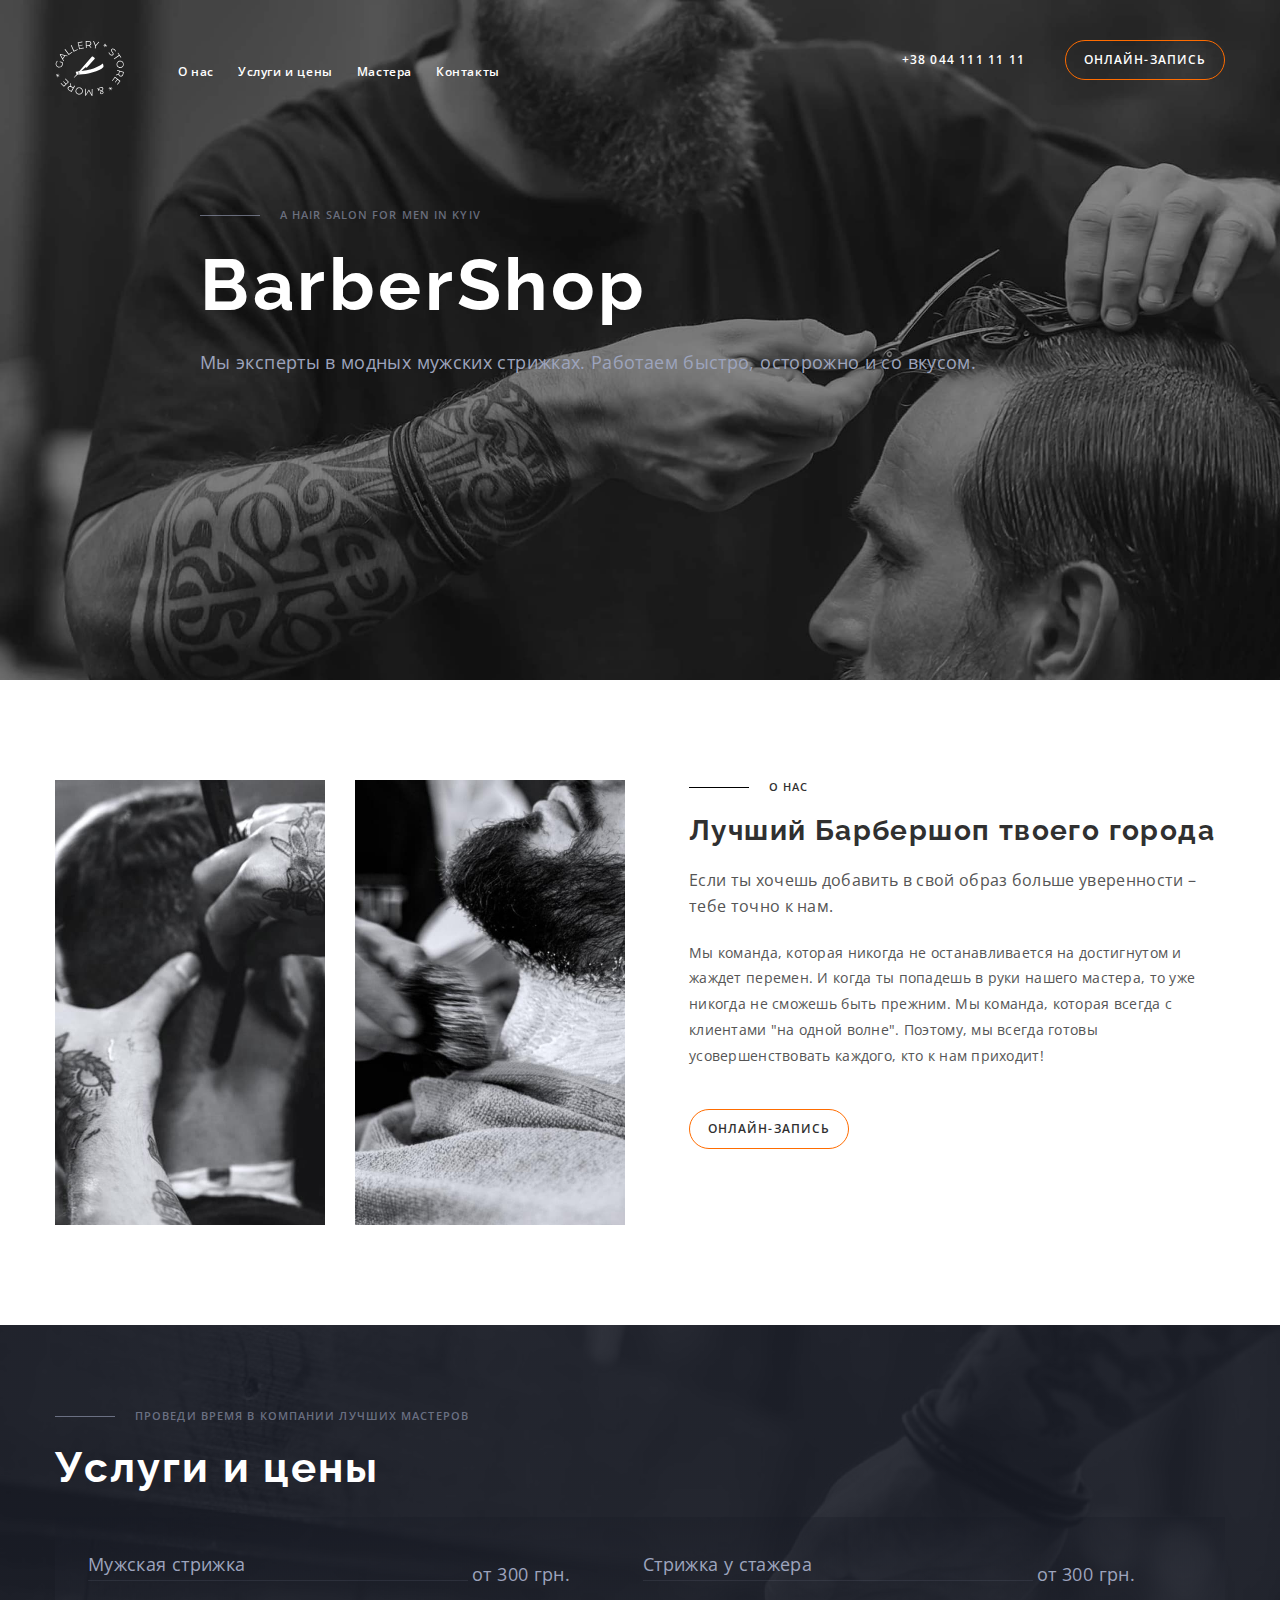
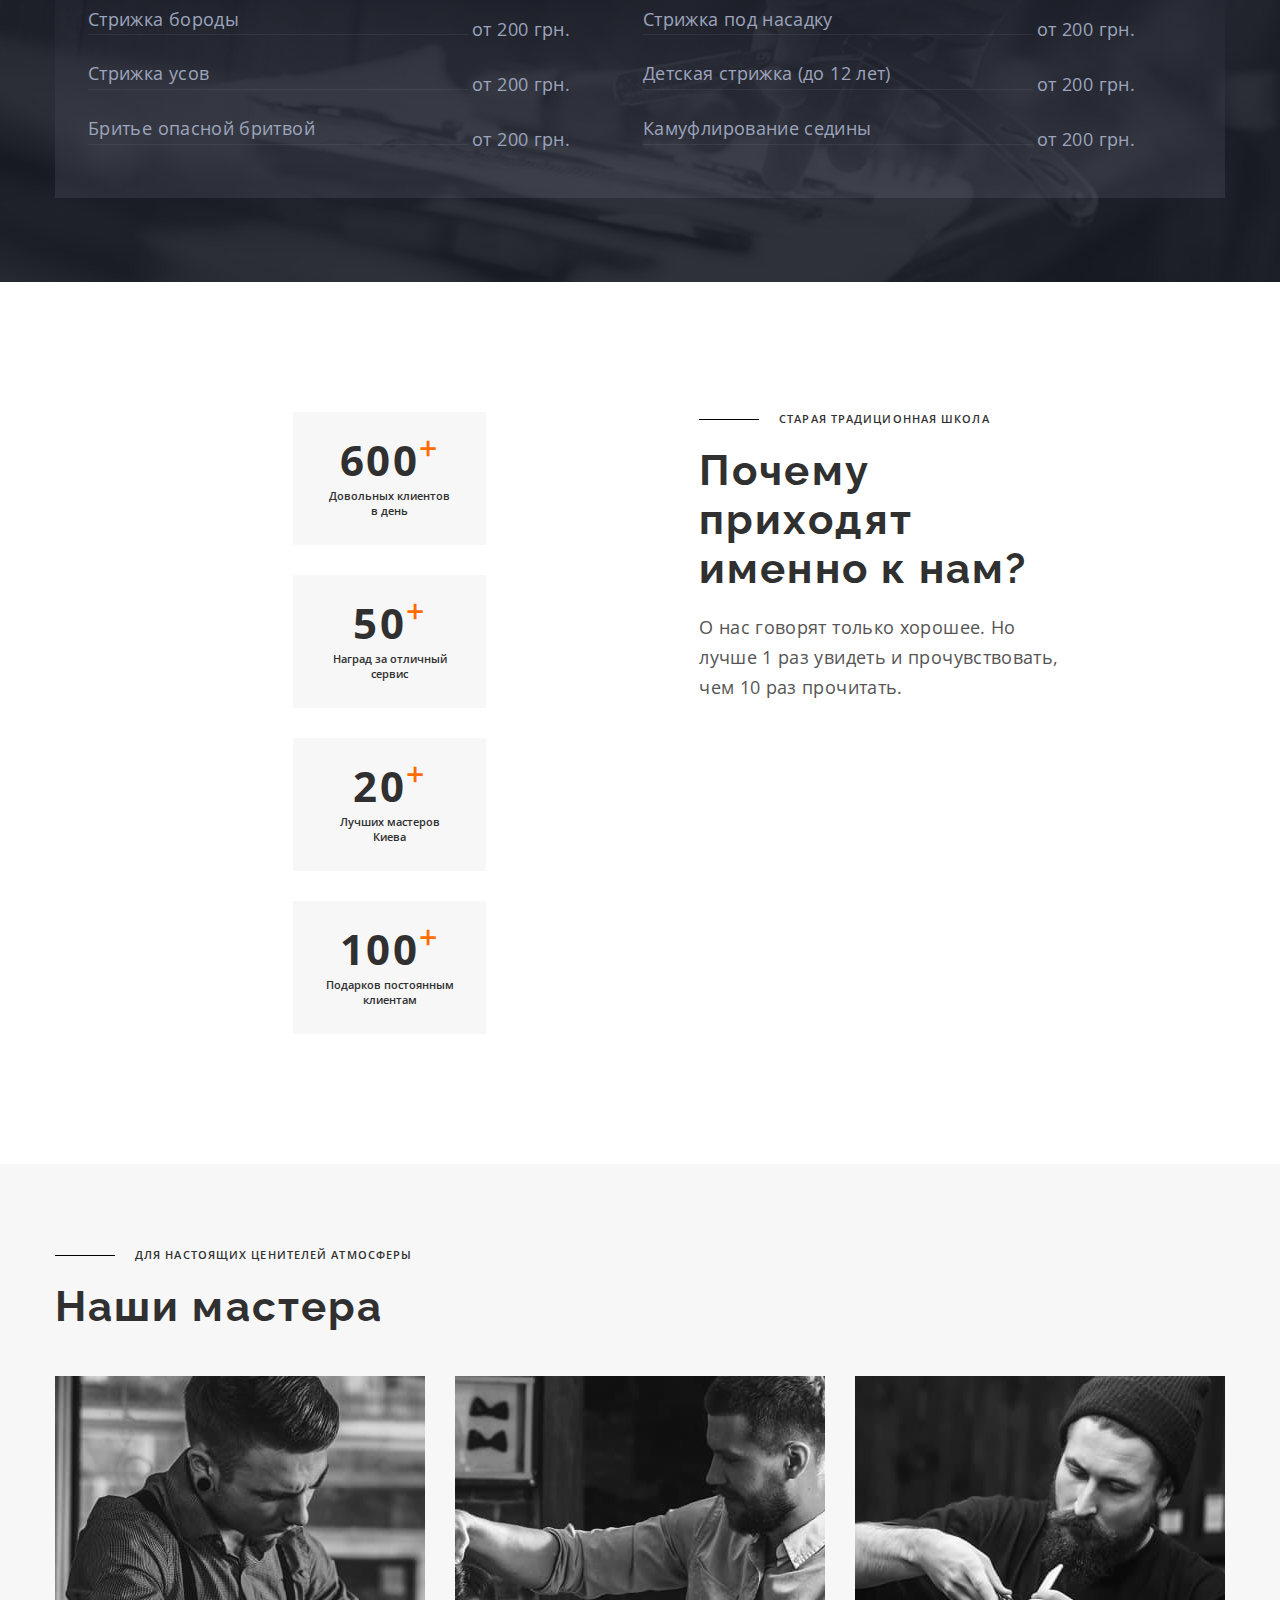
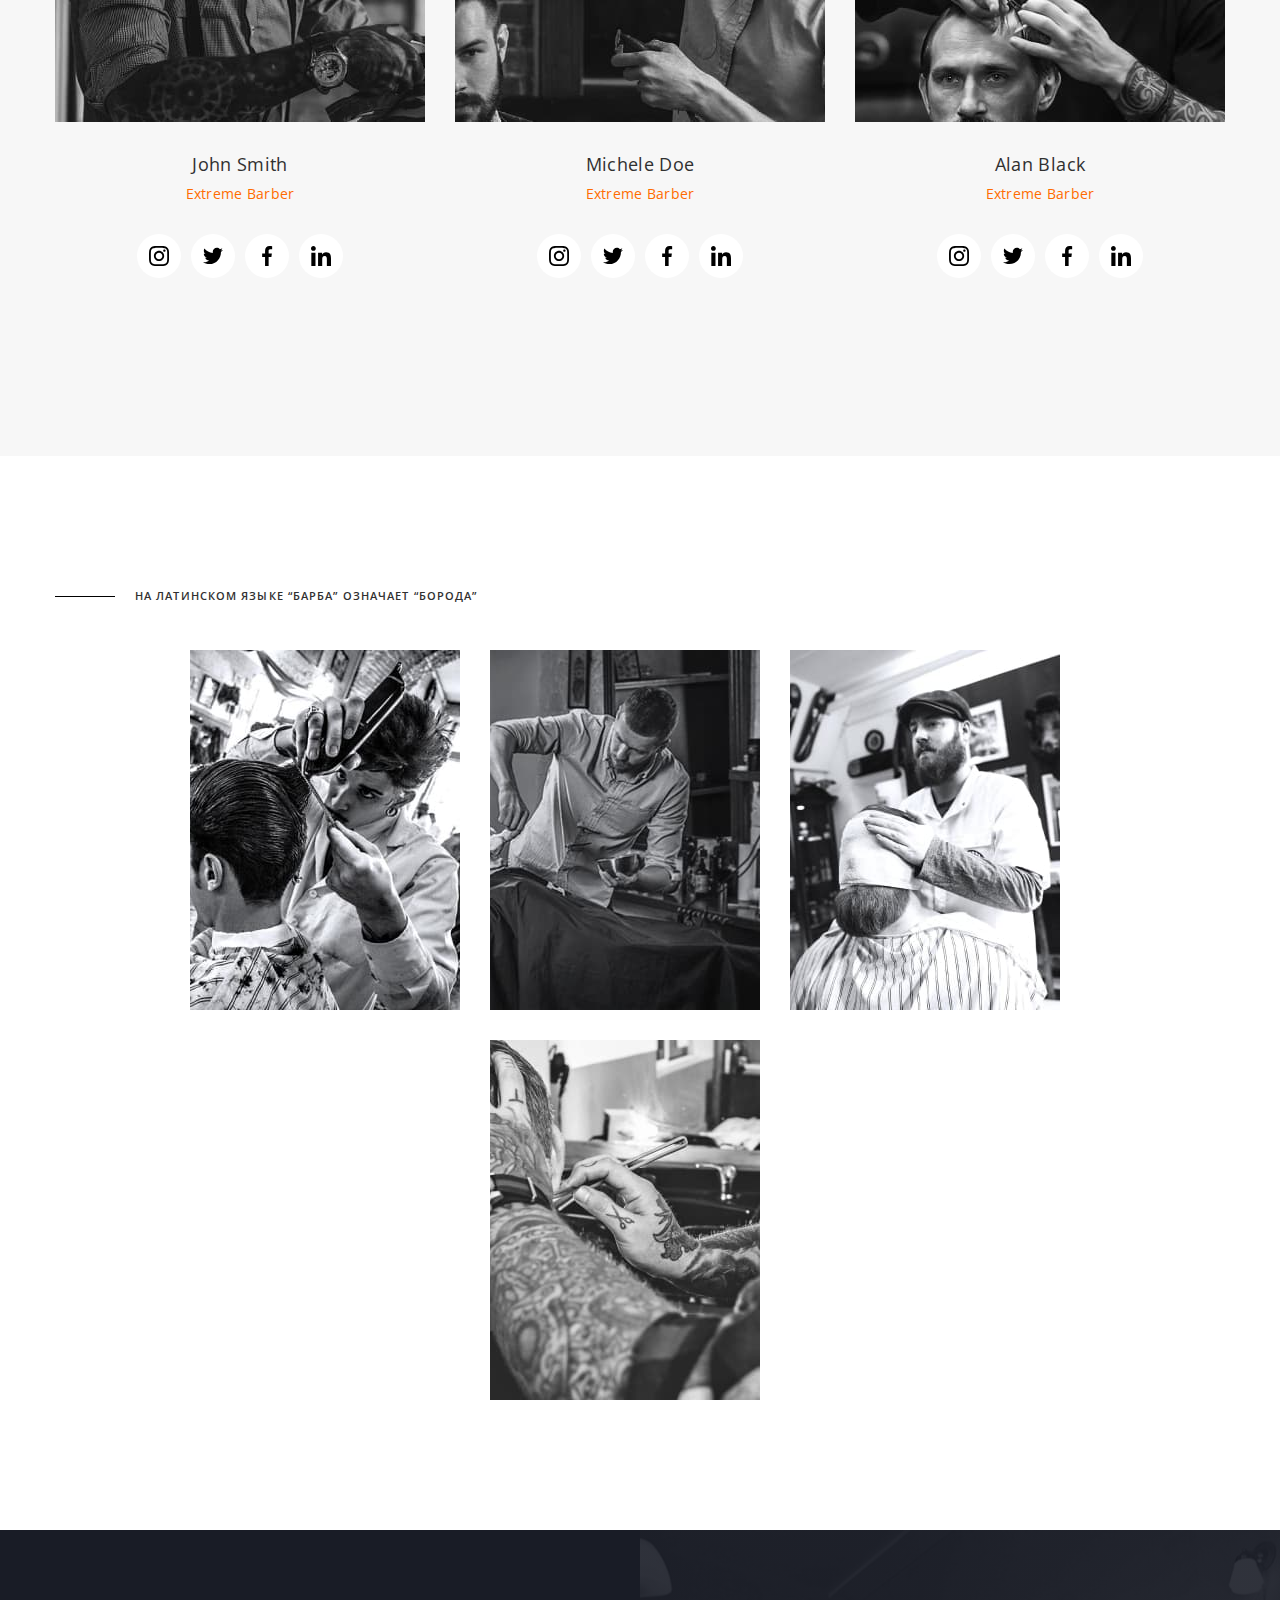
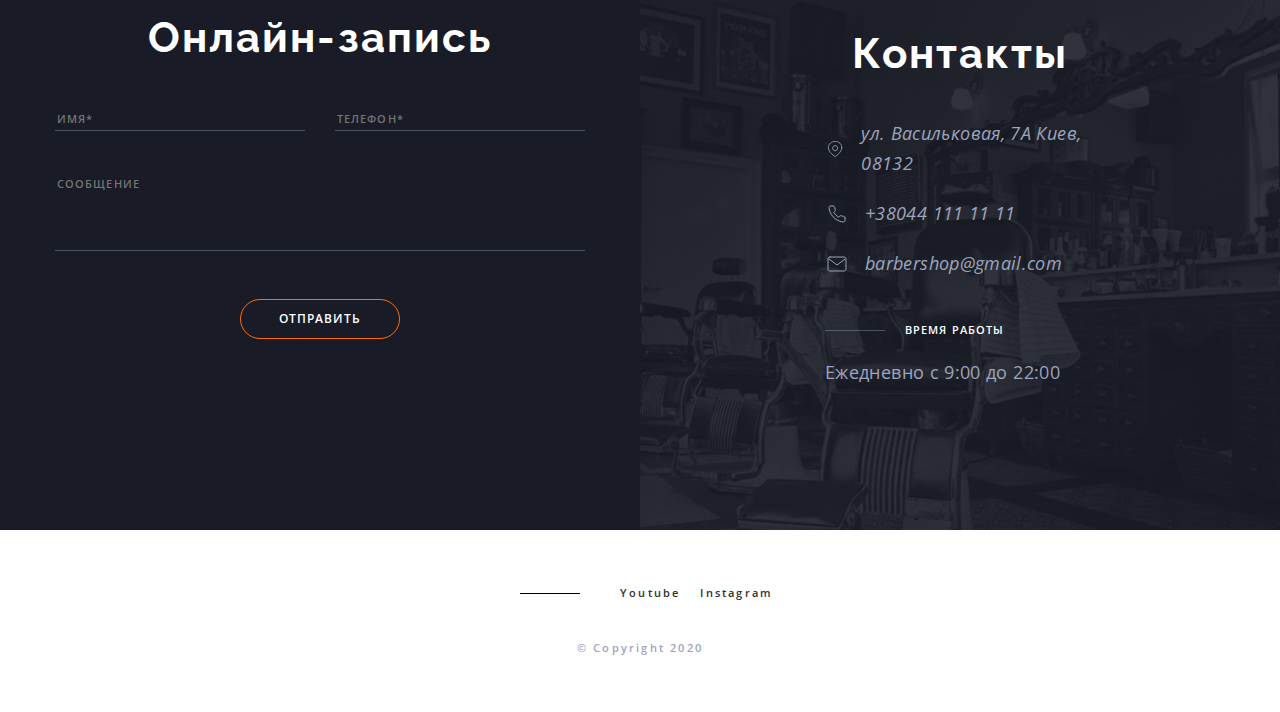
<file: index.html>
<!DOCTYPE html>
<html lang="en">
  <head>
    <meta charset="UTF-8" />
    <meta http-equiv="X-UA-Compatible" content="IE=edge" />
    <meta name="viewport" content="width=device-width, initial-scale=1.0" />
    <title>BarberShop</title>
    <link rel="preconnect" href="https://fonts.gstatic.com" />
    <link
      href="https://fonts.googleapis.com/css2?family=Open+Sans:wght@400;600;700&family=Raleway:wght@700&display=swap"
      rel="stylesheet"
    />
    <link rel="preconnect" href="https://fonts.gstatic.com" />
    <link rel="stylesheet" href="./css/main.min.css" />
  </head>

  <body>
    <header class="header">
      <div class="container">
        <nav class="header-nav">
          <a class="logo" href="#">
            <svg class="logo__icon">
              <use href="./images/icon/symbol-defs.svg#Logo"></use>
            </svg>
          </a>

          <ul class="header-nav-list">
            <li class="header-nav-list__item">
              <a class="header-nav-list__link" href="#section_about">О нас</a>
            </li>
            <li class="header-nav-list__item">
              <a class="header-nav-list__link" href="#section_services"
                >Услуги и цены</a
              >
            </li>
            <li class="header-nav-list__item">
              <a class="header-nav-list__link" href="#section_master"
                >Мастера</a
              >
            </li>
            <li class="header-nav-list__item">
              <a class="header-nav-list__link" href="#section_contacts"
                >Контакты</a
              >
            </li>
          </ul>

          <div class="header-nav-contacts">
            <a class="header-nav-contacts__btn" href="#section_contacts">
              онлайн-запись
            </a>
            <a class="header-nav-contacts__phone" href="tel:+38044111111"
              >+38 044 111 11 11</a
            >
          </div>

          <div class="mobile-menu">
            <button class="mobile-menu__btn" type="button">
              <svg class="mobile-menu__icon" wight="24px" height="16px">
                <use href="./images/icon/symbol-defs.svg#menu_24px"></use>
              </svg>
            </button>
          </div>
        </nav>
      </div>
    </header>

    <main>
      <section class="hero hero-img">
        <div class="container container-position">
          <p class="hero__pretitle">A hair salon for men in Kyiv</p>
          <h1 class="hero__title">BarberShop</h1>
          <p class="hero__subtitle">
            Мы эксперты в модных мужских стрижках. Работаем быстро, осторожно и
            со вкусом.
          </p>
          <div class="hero-buttons">
            <button class="hero-buttons__btn" type="button">Назад</button>
            <button class="hero-buttons__btn" type="button">Вперед</button>
          </div>
        </div>
      </section>

      <section class="about-us" id="section_about">
        <div class="container container-about-us__flex">
          <ul class="about-us__list">
            <li class="about-us__item">
              <div class="about-us__thumb about-us__thumb__img-primary"></div>
            </li>

            <li class="about-us__item">
              <div class="about-us__thumb about-us__thumb__img-secondary"></div>
            </li>
          </ul>
          <div class="about-us__content">
            <p class="about-us__content-pretitle">О НАС</p>
            <h2 class="about-us__content-title">
              Лучший Барбершоп твоего города
            </h2>
            <p class="about-us__content-subtitle">
              Если ты хочешь добавить в свой образ больше уверенности – тебе
              точно к нам.
            </p>
            <p class="about-us__content-description">
              Мы команда, которая никогда не останавливается на достигнутом и
              жаждет перемен. И когда ты попадешь в руки нашего мастера, то уже
              никогда не сможешь быть прежним. Мы команда, которая всегда с
              клиентами "на одной волне". Поэтому, мы всегда готовы
              усовершенствовать каждого, кто к нам приходит!
            </p>
            <a class="about-us__content-link" href="#section_contacts"
              >онлайн-запись</a
            >
          </div>
        </div>
      </section>

      <section class="price price-background-img" id="section_services">
        <div class="container">
          <p class="price__pretitle">
            Проведи время в компании лучших мастеров
          </p>
          <h2 class="price__title">Услуги и цены</h2>
          <div class="table-wrapper">
            <table class="table-wrapper__item">
              <tr class="table-wrapper__tr">
                <td class="table-wrapper__td-title">Мужская стрижка</td>
                <td class="table-wrapper__td-price">от 300 грн.</td>
              </tr>
              <tr class="table-wrapper__tr">
                <td class="table-wrapper__td-title">Стрижка бороды</td>
                <td class="table-wrapper__td-price">от 200 грн.</td>
              </tr>
              <tr class="table-wrapper__tr">
                <td class="table-wrapper__td-title">Стрижка усов</td>
                <td class="table-wrapper__td-price">от 200 грн.</td>
              </tr>
              <tr class="table-wrapper__tr">
                <td class="table-wrapper__td-title">Бритье опасной бритвой</td>
                <td class="table-wrapper__td-price">от 200 грн.</td>
              </tr>
            </table>
            <table class="table-wrapper__item">
              <tr class="table-wrapper__tr">
                <td class="table-wrapper__td-title">Cтрижка у стажера</td>
                <td class="table-wrapper__td-price">от 300 грн.</td>
              </tr>
              <tr class="table-wrapper__tr">
                <td class="table-wrapper__td-title">Стрижка под насадку</td>
                <td class="table-wrapper__td-price">от 200 грн.</td>
              </tr>
              <tr class="table-wrapper__tr">
                <td class="table-wrapper__td-title">
                  Детская стрижка (до 12 лет)
                </td>
                <td class="table-wrapper__td-price">от 200 грн.</td>
              </tr>
              <tr class="table-wrapper__tr">
                <td class="table-wrapper__td-title">Камуфлирование седины</td>
                <td class="table-wrapper__td-price">от 200 грн.</td>
              </tr>
            </table>
          </div>
        </div>
      </section>

      <section class="advantages">
        <div class="container container-advantages-flex">
          <div class="advantages-content">
            <p class="advantages__pretitle">старая традиционная школа</p>
            <h2 class="advantages__title">Почему приходят именно к нам?</h2>
            <p class="advantages__subtitle">
              О нас говорят только хорошее. Но лучше 1 раз увидеть и
              прочувствовать, чем 10 раз прочитать.
            </p>
          </div>

          <div class="advantages-box">
            <ul class="advantages-box__list">
              <li class="advantages-box__item">
                <div class="advantages-box__wrapper">
                  <p class="advantages-box__pretitle">
                    600<sup class="advantages-box__plus">+</sup>
                  </p>
                  <p class="advantages-box__subtitle">
                    Довольных клиентов в день
                  </p>
                </div>
              </li>
              <li class="advantages-box__item">
                <div class="advantages-box__wrapper">
                  <p class="advantages-box__pretitle">
                    50<sup class="advantages-box__plus">+</sup>
                  </p>
                  <p class="advantages-box__subtitle">
                    Наград за отличный сервис
                  </p>
                </div>
              </li>
              <li class="advantages-box__item">
                <div class="advantages-box__wrapper">
                  <p class="advantages-box__pretitle">
                    20<sup class="advantages-box__plus">+</sup>
                  </p>
                  <p class="advantages-box__subtitle">Лучших мастеров Киева</p>
                </div>
              </li>
              <li class="advantages-box__item">
                <div class="advantages-box__wrapper">
                  <p class="advantages-box__pretitle">
                    100<sup class="advantages-box__plus">+</sup>
                  </p>
                  <p class="advantages-box__subtitle">
                    Подарков постоянным клиентам
                  </p>
                </div>
              </li>
            </ul>
          </div>
        </div>
      </section>

      <section class="master" id="section_master">
        <div class="container">
          <p class="master__pretitle">для настоящих ценителей атмосферы</p>
          <h2 class="master__title">Наши мастера</h2>
        </div>

        <ul class="master-cards___list">
          <li class="master-cards___item">
            <div class="master-cards___thumb">
              <img
                class="master-cards___img"
                srcset="
                  ./images/masters/john_smith.jpg    1x,
                  ./images/masters/john_smith@2x.jpg 2x,
                  ./images/masters/john_smith@3x.jpg 3x
                "
                src="../images/masters/john_smith.jpg"
                alt="мастер барбершопа"
                width="418px"
                height="360px"
              />
            </div>

            <div class="master-cards-contents">
              <h3 class="master-cards-contents___title">John Smith</h3>
              <p class="master-cards-contents___subtitle">Extreme Barber</p>

              <ul class="master-cards-contents__social">
                <li class="master-cards-contents__list">
                  <a class="master-cards-contents__link" href="#">
                    <svg
                      class="master-cards-contents__icon"
                      width="20px"
                      height="20px"
                    >
                      <use href="./images/icon/symbol-defs.svg#instagram"></use>
                    </svg>
                  </a>
                </li>

                <li class="master-cards-contents__list">
                  <a class="master-cards-contents__link" href="#">
                    <svg
                      class="master-cards-contents__icon"
                      width="20px"
                      height="20px"
                    >
                      <use href="./images/icon/symbol-defs.svg#twitter"></use>
                    </svg>
                  </a>
                </li>

                <li class="master-cards-contents__list">
                  <a class="master-cards-contents__link" href="#">
                    <svg
                      class="master-cards-contents__icon"
                      width="20px"
                      height="20px"
                    >
                      <use href="./images/icon/symbol-defs.svg#facebook"></use>
                    </svg>
                  </a>
                </li>

                <li class="master-cards-contents__list">
                  <a class="master-cards-contents__link" href="#">
                    <svg
                      class="master-cards-contents__icon"
                      width="20px"
                      height="20px"
                    >
                      <use href="./images/icon/symbol-defs.svg#linkedin"></use>
                    </svg>
                  </a>
                </li>
              </ul>
            </div>
          </li>

          <li class="master-cards___item">
            <div class="master-cards___thumb">
              <img
                class="master-cards___img"
                srcset="
                  ./images/masters/michele_doe.jpg    1x,
                  ./images/masters/michele_doe@2x.jpg 2x,
                  ./images/masters/michele_doe@3x.jpg 3x
                "
                src="../images/masters/michele_doe.jpg"
                alt="мастер барбершопа"
                width="418px"
                height="360px"
              />
            </div>

            <div class="master-cards-contents">
              <h3 class="master-cards-contents___title">Michele Doe</h3>
              <p class="master-cards-contents___subtitle">Extreme Barber</p>

              <ul class="master-cards-contents__social">
                <li class="master-cards-contents__list">
                  <a class="master-cards-contents__link" href="#">
                    <svg
                      class="master-cards-contents__icon"
                      width="20px"
                      height="20px"
                    >
                      <use href="./images/icon/symbol-defs.svg#instagram"></use>
                    </svg>
                  </a>
                </li>

                <li class="master-cards-contents__list">
                  <a class="master-cards-contents__link" href="#">
                    <svg
                      class="master-cards-contents__icon"
                      width="20px"
                      height="20px"
                    >
                      <use href="./images/icon/symbol-defs.svg#twitter"></use>
                    </svg>
                  </a>
                </li>

                <li class="master-cards-contents__list">
                  <a class="master-cards-contents__link" href="#">
                    <svg
                      class="master-cards-contents__icon"
                      width="20px"
                      height="20px"
                    >
                      <use href="./images/icon/symbol-defs.svg#facebook"></use>
                    </svg>
                  </a>
                </li>

                <li class="master-cards-contents__list">
                  <a class="master-cards-contents__link" href="#">
                    <svg
                      class="master-cards-contents__icon"
                      width="20px"
                      height="20px"
                    >
                      <use href="./images/icon/symbol-defs.svg#linkedin"></use>
                    </svg>
                  </a>
                </li>
              </ul>
            </div>
          </li>

          <li class="master-cards___item">
            <div class="master-cards___thumb">
              <img
                class="master-cards___img"
                srcset="
                  ./images/masters/alan_black.jpg    1x,
                  ./images/masters/alan_black@2x.jpg 2x,
                  ./images/masters/alan_black@3x.jpg 3x
                "
                src="../images/masters/alan_black.jpg"
                alt="мастер барбершопа"
                width="418px"
                height="360px"
              />
            </div>

            <div class="master-cards-contents">
              <h3 class="master-cards-contents___title">Alan Black</h3>
              <p class="master-cards-contents___subtitle">Extreme Barber</p>

              <ul class="master-cards-contents__social">
                <li class="master-cards-contents__list">
                  <a class="master-cards-contents__link" href="#">
                    <svg
                      class="master-cards-contents__icon"
                      width="20px"
                      height="20px"
                    >
                      <use href="./images/icon/symbol-defs.svg#instagram"></use>
                    </svg>
                  </a>
                </li>

                <li class="master-cards-contents__list">
                  <a class="master-cards-contents__link" href="#">
                    <svg
                      class="master-cards-contents__icon"
                      width="20px"
                      height="20px"
                    >
                      <use href="./images/icon/symbol-defs.svg#twitter"></use>
                    </svg>
                  </a>
                </li>

                <li class="master-cards-contents__list">
                  <a class="master-cards-contents__link" href="#">
                    <svg
                      class="master-cards-contents__icon"
                      width="20px"
                      height="20px"
                    >
                      <use href="./images/icon/symbol-defs.svg#facebook"></use>
                    </svg>
                  </a>
                </li>

                <li class="master-cards-contents__list">
                  <a class="master-cards-contents__link" href="#">
                    <svg
                      class="master-cards-contents__icon"
                      width="20px"
                      height="20px"
                    >
                      <use href="./images/icon/symbol-defs.svg#linkedin"></use>
                    </svg>
                  </a>
                </li>
              </ul>
            </div>
          </li>
        </ul>
      </section>

      <section class="portfolio">
        <div class="container">
          <p class="portfolio__pretitle">
            На латинском языке “барба” означает “борода”
          </p>
          <ul class="portfolio__list">
            <li class="portfolio__item">
              <div class="portfolio__thumb">
                <img class="portfolio__img"" srcset="
                ./images/portfolio/portfolio_img1.jpg 1x,
                ./images/portfolio/portfolio_img1@2x.jpg 2x,
                ./images/portfolio/portfolio_img1@3x.jpg 3x "
                src="./images/portfolio/portfolio_img1.jpg" alt="Пример наших
                робот" width="418px" height="360px" />
              </div>
            </li>

            <li class="portfolio__item">
              <div class="portfolio__thumb">
                <img class="portfolio__img"" srcset="
                ./images/portfolio/portfolio_img2.jpg 1x,
                ./images/portfolio/portfolio_img2@2x.jpg 2x,
                ./images/portfolio/portfolio_img2@3x.jpg 3x "
                src="./images/portfolio/portfolio_img2.jpg" alt="Пример наших
                робот" width="418px" height="360px" />
              </div>
            </li>

            <li class="portfolio__item">
              <div class="portfolio__thumb">
                <img class="portfolio__img"" srcset="
                ./images/portfolio/portfolio_img3.jpg 1x,
                ./images/portfolio/portfolio_img3@2x.jpg 2x,
                ./images/portfolio/portfolio_img3@3x.jpg 3x "
                src="./images/portfolio/portfolio_img3.jpg" alt="Пример наших
                робот" width="418px" height="360px" />
              </div>
            </li>

            <li class="portfolio__item">
              <div class="portfolio__thumb">
                <img class="portfolio__img"" srcset="
                ./images/portfolio/portfolio_img4.jpg 1x,
                ./images/portfolio/portfolio_img4@2x.jpg 2x,
                ./images/portfolio/portfolio_img4@3x.jpg 3x "
                src="./images/portfolio/portfolio_img4.jpg" alt="Пример наших
                робот" width="418px" height="360px" />
              </div>
            </li>
          </ul>
        </div>
      </section>

      <section class="contacts" id="section_contacts">
        <div class="background-sign">
          <div class="container">
            <div class="sign-up">
              <h2 class="sign-up__title">Онлайн-запись</h2>
              <form class="sign-up__form">
                <div class="sign-up__wrapper">
                  <input
                    class="sign-up__input"
                    type="text"
                    name="name"
                    id="name"
                    placeholder="имя*"
                  />
                  <input
                    class="sign-up__input"
                    type="tel"
                    name="tel"
                    id="tel"
                    placeholder="телефон*"
                  />
                </div>
                <textarea
                  class="sign-up__textarea"
                  name="msg"
                  id="msg"
                  cols="20"
                  rows="3"
                  placeholder="сообщение"
                ></textarea>
                <button class="sign-up__btn" type="submit">отправить</button>
              </form>
            </div>
          </div>
        </div>
        <div class="background-address">
          <div class="container">
            <div class="address">
              <h2 class="address__title">Контакты</h2>
              <address class="address-form">
                <a class="address-form__link" href="#">
                  <svg class="address-form__icon" width="24px" height="24px">
                    <use href="./images/icon/symbol-defs.svg#map-pin"></use>
                  </svg>
                  ул. Васильковая, 7А Киев, 08132</a
                >
                <a class="address-form__link" href="tel:+380441111111">
                  <svg class="address-form__icon" width="24px" height="24px">
                    <use href="./images/icon/symbol-defs.svg#phone"></use>
                  </svg>
                  +38044 111 11 11
                </a>
                <a
                  class="address-form__link"
                  href="mailto:barbershop@email.com"
                  name="mail"
                >
                  <svg class="address-form__icon" width="24px" height="24px">
                    <use href="./images/icon/symbol-defs.svg#mail"></use>
                  </svg>
                  barbershop@gmail.com
                </a>
              </address>
              <h3 class="address__subtitle">время работы</h3>
              <p class="address__time">Ежедневно с 9:00 до 22:00</p>
            </div>
          </div>
        </div>
      </section>
    </main>

    <footer class="footer">
      <div class="container container--center">
        <div class="footer-copyright__wrapper">
          <p class="footer-copyright__text">&copy; Copyright 2020</p>
        </div>

        <div class="footer-link__wrapper">
          <ul class="footer-link__list">
            <li class="footer-link__item">
              <a class="footer-link__link" href="#">Youtube</a>
            </li>

            <li class="footer-link__item">
              <a class="footer-link__link" href="#">Instagram</a>
            </li>
          </ul>
        </div>
      </div>
    </footer>
    <script src="index.js"></script>
  </body>
</html>
</file>
<file: css/main.min.css>
*,*::before,*::after{-webkit-box-sizing:border-box;box-sizing:border-box}:root{-moz-tab-size:4;-o-tab-size:4;tab-size:4}html{line-height:1.15;-webkit-text-size-adjust:100%}body{margin:0}body{font-family:system-ui,-apple-system,"Segoe UI",Roboto,Helvetica,Arial,sans-serif,"Apple Color Emoji","Segoe UI Emoji"}hr{height:0;color:inherit}abbr[title]{-webkit-text-decoration:underline dotted;text-decoration:underline dotted}b,strong{font-weight:bolder}code,kbd,samp,pre{font-family:ui-monospace, SFMono-Regular, Consolas, 'Liberation Mono', Menlo, monospace;font-size:1em}small{font-size:80%}sub,sup{font-size:75%;line-height:0;position:relative;vertical-align:baseline}sub{bottom:-0.25em}sup{top:-0.5em}table{text-indent:0;border-color:inherit}button,input,optgroup,select,textarea{font-family:inherit;font-size:100%;line-height:1.15;margin:0}button,select{text-transform:none}button,[type='button'],[type='reset'],[type='submit']{-webkit-appearance:button}::-moz-focus-inner{border-style:none;padding:0}:-moz-focusring{outline:1px dotted ButtonText}:-moz-ui-invalid{box-shadow:none}legend{padding:0}progress{vertical-align:baseline}::-webkit-inner-spin-button,::-webkit-outer-spin-button{height:auto}[type='search']{-webkit-appearance:textfield;outline-offset:-2px}::-webkit-search-decoration{-webkit-appearance:none}::-webkit-file-upload-button{-webkit-appearance:button;font:inherit}summary{display:list-item}.container{margin:0 auto;padding:0px 31px}@media screen and (min-width: 480px){.container{padding:0px 31px}}@media screen and (min-width: 768px){.container{padding:0px 40px}}@media screen and (min-width: 1280px){.container{padding:0px 55px}}@media screen and (min-width: 768px){.container-position{padding-left:200px}}a{text-decoration:none;font-family:'Open Sans', sans-serif;cursor:pointer}li{list-style:none}ul{margin:0;padding:0}body{font-family:'Open Sans', sans-serif}p,h1,h2,h3{margin:0;padding:0}img{display:block;max-width:100%;height:auto}.visually-hidden{position:absolute;width:1px;height:1px;margin:-1px;border:0;padding:0;white-space:nowrap;-webkit-clip-path:inset(100%);clip-path:inset(100%);clip:rect(0 0 0 0);overflow:hidden}:root{--white-text-color: #ffffff;--grey-text-color: #9da4bd;--grey60-text-color: rgba(157, 164, 189, 0.6);--title-text-color: #303030;--content-text-color: #555555;--decor-text-color: #ff6c00;--text-color-form: rgba(157, 164, 189, 0.4);--primary-font: 'Open Sans', sans-serif;--secondary-font: 'Raleway', sans-serif;--background-color: #f7f7f7;--secondary-background-color: #ffffff;--background-color-contact: #191c26;--accent-color-btn: #ff6c00;--background-color-img: rgba(25, 28, 38, 0.9);--border-color-form: rgba(157, 164, 189, 0.4);--border-color-accent: #ff6c00;--border-color-pseudo: rgba(157, 164, 189, 0.6);--logo-first-color: white;--logo-second-color: #303030}.header{position:absolute;width:100%}.header-nav{display:-webkit-box;display:-ms-flexbox;display:flex;-webkit-box-align:center;-ms-flex-align:center;align-items:center;padding-top:40px}.header-nav-list,.header-nav-contacts,.header-links{display:none}@media screen and (min-width: 768px){.mobile-menu{display:none}.header-nav-list{display:-webkit-box;display:-ms-flexbox;display:flex;margin-left:54px}.header-nav-list__item:not(:last-child){margin-right:24px}.header-nav-list__link{font-family:var(--primary-font);font-weight:600;font-size:12px;line-height:1.33;letter-spacing:0.05em;color:var(--white-text-color);-webkit-transition-property:color;transition-property:color;-webkit-transition-duration:250ms;transition-duration:250ms;-webkit-transition-timing-function:cubic-bezier(0.4, 0, 0.2, 1);transition-timing-function:cubic-bezier(0.4, 0, 0.2, 1)}.header-nav-list__link:hover,.header-nav-list__link:focus{color:var(--accent-color-btn)}.header-nav-contacts{display:-webkit-box;display:-ms-flexbox;display:flex;-webkit-box-orient:vertical;-webkit-box-direction:normal;-ms-flex-direction:column;flex-direction:column;margin-left:auto}}@media screen and (min-width: 768px) and (min-width: 1280px){.header-nav-contacts{-webkit-box-orient:horizontal;-webkit-box-direction:reverse;-ms-flex-direction:row-reverse;flex-direction:row-reverse;-webkit-box-align:baseline;-ms-flex-align:baseline;align-items:baseline}}@media screen and (min-width: 768px){.header-nav-contacts__btn{text-transform:uppercase;font-weight:600;font-size:12px;line-height:1.33;letter-spacing:0.09em;background-color:transparent;margin-bottom:20px;color:var(--white-text-color);display:-webkit-box;display:-ms-flexbox;display:flex;-webkit-box-pack:center;-ms-flex-pack:center;justify-content:center;-webkit-box-align:center;-ms-flex-align:center;align-items:center;width:160px;height:40px;border:1px solid var(--border-color-accent);border-radius:25px;-webkit-transition-property:background-color;transition-property:background-color;-webkit-transition-duration:250ms;transition-duration:250ms;-webkit-transition-timing-function:cubic-bezier(0.4, 0, 0.2, 1);transition-timing-function:cubic-bezier(0.4, 0, 0.2, 1)}.header-nav-contacts__btn:hover,.header-nav-contacts__btn:focus{background-color:var(--accent-color-btn)}}@media screen and (min-width: 768px) and (min-width: 1280px){.header-nav-contacts__btn{margin-left:40px}}@media screen and (min-width: 768px){.header-nav-contacts__phone{font-family:var(--primary-font);font-weight:600;font-size:12px;line-height:1.33;text-align:center;letter-spacing:0.1em;text-transform:uppercase;color:var(--white-text-color);-webkit-transition-property:color;transition-property:color;-webkit-transition-duration:250ms;transition-duration:250ms;-webkit-transition-timing-function:cubic-bezier(0.4, 0, 0.2, 1);transition-timing-function:cubic-bezier(0.4, 0, 0.2, 1)}.header-nav-contacts__phone:hover,.header-nav-contacts__phone:focus{color:var(--accent-color-btn)}.header-links{position:absolute;top:416%;left:-7.2%;display:-webkit-box;display:-ms-flexbox;display:flex;-webkit-transform:rotate(270deg);transform:rotate(270deg);-webkit-box-align:center;-ms-flex-align:center;align-items:center}.header-links::before{content:'';width:60px;height:1px;background-color:#000;display:-webkit-box;display:-ms-flexbox;display:flex;margin-right:0px;margin-left:0px}.header-links__item{margin-left:40px}.header-links__item-link{color:inherit;font-weight:600;font-size:11px;line-height:1.36;letter-spacing:0.2em}}.mobile-menu{margin-left:auto}.mobile-menu__btn{display:-webkit-box;display:-ms-flexbox;display:flex;-webkit-box-align:center;-ms-flex-align:center;align-items:center;width:40px;height:40px;fill:white;border:none;background-color:transparent}.logo__icon{width:68.93px;height:55.46px;fill:var(--logo-first-color)}.hero-img{margin:0px auto;height:580px;background-repeat:no-repeat;background-size:cover;background-image:url(../images/hero/hero_mobile480.jpg)}@media (min-device-pixel-ratio: 2), (-webkit-min-device-pixel-ratio: 2), (min-resolution: 192dpi), (min-resolution: 2dppx){.hero-img{background-image:url(../images/hero/hero_mobile960.jpg)}}@media screen and (min-width: 768px){.hero-img{height:680px;background-image:url(../images/hero/hero_tablet609.jpg)}}@media screen and (min-width: 768px) and (min-device-pixel-ratio: 2), screen and (min-width: 768px) and (-webkit-min-device-pixel-ratio: 2), screen and (min-width: 768px) and (min-resolution: 192dpi), screen and (min-width: 768px) and (min-resolution: 2dppx){.hero-img{background-image:url(../images/hero/hero_tablet1218.jpg)}}@media screen and (min-width: 1280px){.hero-img{max-width:2250px;background-image:url(../images/hero/hero_desctop2250.jpg)}}@media screen and (min-width: 1280px) and (min-device-pixel-ratio: 2), screen and (min-width: 1280px) and (-webkit-min-device-pixel-ratio: 2), screen and (min-width: 1280px) and (min-resolution: 192dpi), screen and (min-width: 1280px) and (min-resolution: 2dppx){.hero-img{background-image:url(../images/hero/hero_desctop3375.jpg)}}.hero{padding-top:208px;padding-bottom:183px;color:var(--white-text-color);background-color:black}.hero__pretitle{display:-webkit-box;display:-ms-flexbox;display:flex;-webkit-box-align:center;-ms-flex-align:center;align-items:center;font-weight:600;font-size:11px;line-height:1.36;letter-spacing:0.1em;text-transform:uppercase;color:var(--grey60-text-color);margin-bottom:20px}.hero__pretitle::before{content:'';width:60px;height:1px;background-color:var(--border-color-pseudo);display:-webkit-box;display:-ms-flexbox;display:flex;margin-right:20px;margin-left:0px}.hero__title{font-family:var(--secondary-font);font-weight:700;font-size:43px;line-height:1.16;letter-spacing:0.05em;color:var(--white-text-color);margin-bottom:20px}@media screen and (min-width: 1280px){.hero__title{font-size:72px;line-height:1.18}}.hero__subtitle{font-weight:400;font-size:16px;line-height:1.62;letter-spacing:0.02em;color:var(--grey-text-color)}@media screen and (min-width: 1280px){.hero__subtitle{font-size:18px;line-height:1.66}}.hero-buttons{display:none}.about-us{padding:84px 0px}@media screen and (min-width: 768px){.about-us{padding:100px 0px}}.about-us__list{display:none}@media screen and (min-width: 768px){.about-us__list{display:block}}@media screen and (min-width: 1280px){.about-us__list{display:-webkit-box;display:-ms-flexbox;display:flex}}.about-us__content-pretitle{font-weight:600;font-size:11px;line-height:1.36;letter-spacing:0.1em;text-transform:uppercase;color:var(--title-text-color);display:-webkit-box;display:-ms-flexbox;display:flex;-webkit-box-align:center;-ms-flex-align:center;align-items:center;margin-bottom:20px}.about-us__content-pretitle::before{content:'';width:60px;height:1px;background-color:#000;display:-webkit-box;display:-ms-flexbox;display:flex;margin-right:20px;margin-left:0px}.about-us__content-title{font-family:var(--secondary-font);font-style:normal;font-weight:bold;font-size:28px;line-height:1.17;letter-spacing:0.05em;color:var(--title-text-color);margin-bottom:20px}.about-us__content-subtitle{font-weight:400;font-size:16px;line-height:1.62;letter-spacing:0.02em;color:var(--content-text-color);margin-bottom:20px}.about-us__content-description{font-weight:normal;font-size:14px;line-height:1.85;letter-spacing:0.02em;color:var(--content-text-color);margin-bottom:40px}.about-us__content-link{font-weight:600;font-size:12px;line-height:1.33;letter-spacing:0.09em;text-transform:uppercase;color:var(--title-text-color);display:-webkit-box;display:-ms-flexbox;display:flex;-webkit-box-pack:center;-ms-flex-pack:center;justify-content:center;-webkit-box-align:center;-ms-flex-align:center;align-items:center;width:160px;height:40px;border:1px solid var(--border-color-accent);border-radius:25px;-webkit-transition-property:color;transition-property:color;-webkit-transition-duration:250ms;transition-duration:250ms;-webkit-transition-timing-function:cubic-bezier(0.4, 0, 0.2, 1);transition-timing-function:cubic-bezier(0.4, 0, 0.2, 1);-webkit-transition-property:background-color;transition-property:background-color;transition-duration:250ms;transition-timing-function:cubic-bezier(0.4, 0, 0.2, 1)}.about-us__content-link:hover,.about-us__content-link:focus{color:var(--white-text-color);background-color:var(--accent-color-btn)}@media screen and (min-width: 768px){.about-us__thumb{width:330px;height:235px}}@media screen and (min-width: 1280px){.about-us__thumb{width:270px;height:445px}}.about-us__item:not(:last-child){margin-bottom:30px}@media screen and (min-width: 1280px){.about-us__item:not(:last-child){margin-bottom:0px;margin-right:30px}}.container-about-us__flex{display:-webkit-box;display:-ms-flexbox;display:flex}.about-us__content{margin-left:30px}@media screen and (min-width: 1280px){.about-us__content{margin-left:64px}}.about-us__thumb__img-primary{width:330px;height:235px;background-image:url(../images/about_us/aboutus1-tablet@1x.jpg);background-size:330px 235px}@media (min-device-pixel-ratio: 2), (-webkit-min-device-pixel-ratio: 2), (min-resolution: 192dpi), (min-resolution: 2dppx){.about-us__thumb__img-primary{background-image:url(../images/about_us/aboutus1-tablet@2x.jpg)}}@media screen and (min-width: 1280px){.about-us__thumb__img-primary{width:270px;height:445px;background-image:url(../images/about_us/aboutus1-pc@1x.jpg);background-size:270px 445px}}@media screen and (min-width: 1280px) and (min-device-pixel-ratio: 2), screen and (min-width: 1280px) and (-webkit-min-device-pixel-ratio: 2), screen and (min-width: 1280px) and (min-resolution: 192dpi), screen and (min-width: 1280px) and (min-resolution: 2dppx){.about-us__thumb__img-primary{background-image:url(../images/about_us/aboutus1-pc@2x.jpg)}}.about-us__thumb__img-secondary{width:330px;height:235px;background-image:url(../images/about_us/aboutus2-tablet@1x.jpg);background-size:330px 235px}@media (min-device-pixel-ratio: 2), (-webkit-min-device-pixel-ratio: 2), (min-resolution: 192dpi), (min-resolution: 2dppx){.about-us__thumb__img-secondary{background-image:url(../images/about_us/aboutus2-tablet@2x.jpg)}}@media screen and (min-width: 1280px){.about-us__thumb__img-secondary{width:270px;height:445px;background-image:url(../images/about_us/aboutus2-pc@1x.jpg);background-size:270px 445px}}@media screen and (min-width: 1280px) and (min-device-pixel-ratio: 2), screen and (min-width: 1280px) and (-webkit-min-device-pixel-ratio: 2), screen and (min-width: 1280px) and (min-resolution: 192dpi), screen and (min-width: 1280px) and (min-resolution: 2dppx){.about-us__thumb__img-secondary{background-image:url(../images/about_us/aboutus2-pc@2x.jpg)}}.price{padding:84px 0px;color:var(--grey-text-color);background-color:black}.price-background-img{margin-left:auto;margin-right:auto;background-size:cover;background-image:-webkit-gradient(linear, left top, right top, from(var(--background-color-img)), to(var(--background-color-img))),url(../images/back-price/back-price-mob@2x.jpg);background-image:linear-gradient(to right, var(--background-color-img), var(--background-color-img)),url(../images/back-price/back-price-mob@2x.jpg)}@media (min-device-pixel-ratio: 2), (-webkit-min-device-pixel-ratio: 2), (min-resolution: 192dpi), (min-resolution: 2dppx){.price-background-img{background-image:-webkit-gradient(linear, left top, right top, from(var(--background-color-img)), to(var(--background-color-img))),url(../images/back-price/back-price-mob@3x.jpg);background-image:linear-gradient(to right, var(--background-color-img), var(--background-color-img)),url(../images/back-price/back-price-mob@3x.jpg)}}@media screen and (min-width: 768px){.price-background-img{background-image:-webkit-gradient(linear, left top, right top, from(var(--background-color-img)), to(var(--background-color-img))),url(../images/back-price/back-price-tabl@2x.jpg);background-image:linear-gradient(to right, var(--background-color-img), var(--background-color-img)),url(../images/back-price/back-price-tabl@2x.jpg)}}@media screen and (min-width: 768px) and (min-device-pixel-ratio: 2), screen and (min-width: 768px) and (-webkit-min-device-pixel-ratio: 2), screen and (min-width: 768px) and (min-resolution: 192dpi), screen and (min-width: 768px) and (min-resolution: 2dppx){.price-background-img{background-image:-webkit-gradient(linear, left top, right top, from(var(--background-color-img)), to(var(--background-color-img))),url(../images/back-price/back-price-tabl@3x.jpg);background-image:linear-gradient(to right, var(--background-color-img), var(--background-color-img)),url(../images/back-price/back-price-tabl@3x.jpg)}}@media screen and (min-width: 1280px){.price-background-img{background-image:-webkit-gradient(linear, left top, right top, from(var(--background-color-img)), to(var(--background-color-img))),url(../images/back-price/back-price-desct@2x.jpg);background-image:linear-gradient(to right, var(--background-color-img), var(--background-color-img)),url(../images/back-price/back-price-desct@2x.jpg)}}@media screen and (min-width: 1280px) and (min-device-pixel-ratio: 2), screen and (min-width: 1280px) and (-webkit-min-device-pixel-ratio: 2), screen and (min-width: 1280px) and (min-resolution: 192dpi), screen and (min-width: 1280px) and (min-resolution: 2dppx){.price-background-img{background-image:-webkit-gradient(linear, left top, right top, from(var(--background-color-img)), to(var(--background-color-img))),url(../images/back-price/back-price-desct@3x.jpg);background-image:linear-gradient(to right, var(--background-color-img), var(--background-color-img)),url(../images/back-price/back-price-desct@3x.jpg)}}.price__pretitle{font-weight:600;font-size:11px;line-height:1.36;letter-spacing:0.1em;text-transform:uppercase;color:var(--grey60-text-color);display:-webkit-box;display:-ms-flexbox;display:flex;-webkit-box-align:center;-ms-flex-align:center;align-items:center;margin-bottom:20px}.price__pretitle::before{content:'';width:60px;height:1px;background-color:var(--grey60-text-color);display:-webkit-box;display:-ms-flexbox;display:flex;margin-right:20px}.price__title{font-family:var(--secondary-font);font-weight:700;font-size:42px;line-height:1.16;letter-spacing:0.05em;color:var(--white-text-color);margin-bottom:24px}.table-wrapper{padding:30px;background-image:-webkit-gradient(linear, left top, left bottom, from(rgba(23,26,36,0.3)), to(rgba(194,199,216,0.1)));background-image:linear-gradient(to bottom, rgba(23,26,36,0.3), rgba(194,199,216,0.1))}@media screen and (max-width: 400px){.table-wrapper{padding:10px}}@media screen and (min-width: 1280px){.table-wrapper{display:-webkit-box;display:-ms-flexbox;display:flex;max-width:1280px;margin-left:auto;margin-right:auto}}.table-wrapper__item{font-family:var(--primary-font);font-weight:normal;font-size:14px;line-height:2.14;letter-spacing:0.02em;color:var(--grey-text-color);text-align:left;border-collapse:separate;width:100%}@media screen and (min-width: 768px){.table-wrapper__item{font-size:18px;line-height:1.66}}.table-wrapper__td-title{display:block;margin-bottom:20px;-webkit-box-align:baseline;-ms-flex-align:baseline;align-items:baseline;text-align:start}.table-wrapper__td-title::after{content:'';width:100%;height:1px;background-color:rgba(157,164,189,0.12);display:-webkit-box;display:-ms-flexbox;display:flex;margin-right:20px;margin-left:0px}.advantages{padding:84px 0px}@media screen and (min-width: 1280px){.advantages{padding:130px 155px}}@media screen and (min-width: 1280px){.container-advantages-flex{display:-webkit-box;display:-ms-flexbox;display:flex;-webkit-box-orient:horizontal;-webkit-box-direction:reverse;-ms-flex-direction:row-reverse;flex-direction:row-reverse}}@media screen and (min-width: 1280px){.advantages-content{margin-left:130px}}.advantages__pretitle{font-weight:600;font-size:11px;line-height:1.36;letter-spacing:0.1em;text-transform:uppercase;color:var(--title-text-color);margin-bottom:20px;display:-webkit-box;display:-ms-flexbox;display:flex;-webkit-box-align:center;-ms-flex-align:center;align-items:center}.advantages__pretitle::before{content:'';width:60px;height:1px;background-color:black;display:-webkit-box;display:-ms-flexbox;display:flex;margin-right:20px}.advantages__title{font-family:var(--secondary-font);font-weight:700;font-size:42px;line-height:1.16;letter-spacing:0.05em;color:var(--title-text-color);margin-bottom:20px}.advantages__subtitle{font-weight:400;font-size:18px;line-height:1.66;letter-spacing:0.02em;color:var(--content-text-color);margin-bottom:44px}.advantages-box__list{display:-webkit-box;display:-ms-flexbox;display:flex;-ms-flex-wrap:wrap;flex-wrap:wrap;-webkit-box-pack:center;-ms-flex-pack:center;justify-content:center;margin-top:-30px;margin-left:-30px}.advantages-box__item{display:-webkit-box;display:-ms-flexbox;display:flex;-ms-flex-preferred-size:calc(100% / 1 - 30px);flex-basis:calc(100% / 1 - 30px);max-width:193px;height:133px;margin-top:30px;margin-left:30px;padding:20px 32px;background-color:var(--background-color)}.advantages-box__pretitle{font-weight:700;font-size:42px;line-height:1.35;text-align:center;letter-spacing:0.05em;color:var(--title-text-color)}.advantages-box__subtitle{font-style:normal;font-weight:600;font-size:11px;line-height:1.36;text-align:center;color:var(--title-text-color)}.advantages-box__plus{font-weight:600;color:var(--border-color-accent)}.master{padding:84px 0px;background-color:var(--background-color)}.master__pretitle{font-weight:600;font-size:11px;line-height:1.36;letter-spacing:0.1em;text-transform:uppercase;color:var(--title-text-color);margin-bottom:20px;display:-webkit-box;display:-ms-flexbox;display:flex;-webkit-box-align:center;-ms-flex-align:center;align-items:center}.master__pretitle::before{content:'';width:60px;height:1px;background-color:black;display:-webkit-box;display:-ms-flexbox;display:flex;margin-right:20px}.master__title{font-family:var(--secondary-font);font-weight:700;font-size:42px;line-height:1.16;letter-spacing:0.05em;color:var(--title-text-color);margin-bottom:44px;text-align:start}.master-cards-contents{padding:30px 0px;text-align:center}.master-cards-contents___title{font-weight:400;font-size:18px;line-height:1.38;letter-spacing:0.02em;color:var(--title-text-color);margin-bottom:8px}.master-cards___list{display:-webkit-box;display:-ms-flexbox;display:flex;-ms-flex-wrap:wrap;flex-wrap:wrap;margin-left:-30px;margin-top:-30px;-webkit-box-pack:center;-ms-flex-pack:center;justify-content:center}.master-cards___item{margin-left:30px;margin-top:30px}.master-cards___item:not(:last-child){margin-bottom:64px}.master-cards___thumb{max-width:418px;height:346px}@media screen and (min-width: 768px){.master-cards___thumb{max-width:450px}}@media screen and (min-width: 1280px){.master-cards___thumb{max-width:370px}}.master-cards___img{width:100%;height:100%;-o-object-fit:cover;object-fit:cover}.master-cards-contents___subtitle{font-weight:400;font-size:14px;line-height:1.35;letter-spacing:0.02em;color:var(--decor-text-color);margin-bottom:30px}.master-cards-contents__social{display:-webkit-box;display:-ms-flexbox;display:flex;-webkit-box-pack:center;-ms-flex-pack:center;justify-content:center}.master-cards-contents__list:not(:last-child){margin-right:10px}.master-cards-contents__link{display:-webkit-box;display:-ms-flexbox;display:flex;-webkit-box-align:center;-ms-flex-align:center;align-items:center;-webkit-box-pack:center;-ms-flex-pack:center;justify-content:center;width:44px;height:44px;border-radius:50%;background-color:var(--secondary-background-color)}.master-cards-contents__link:hover .master-cards-contents__icon,.master-cards-contents__link:focus .master-cards-contents__icon{fill:var(--accent-color-btn)}.portfolio{padding:84px 0px}@media screen and (min-width: 768px){.portfolio{padding:100px 0px}}@media screen and (min-width: 1280px){.portfolio{padding:130px 0px}}.portfolio__pretitle{font-weight:600;font-size:11px;line-height:1.9;letter-spacing:0.1em;text-transform:uppercase;color:var(--title-text-color);margin-bottom:44px;display:-webkit-box;display:-ms-flexbox;display:flex;-webkit-box-align:center;-ms-flex-align:center;align-items:center}.portfolio__pretitle::before{content:'';width:60px;height:1px;background-color:black;display:-webkit-box;display:-ms-flexbox;display:flex;margin-right:20px}.portfolio__list{display:-webkit-box;display:-ms-flexbox;display:flex;-ms-flex-wrap:wrap;flex-wrap:wrap;-webkit-box-pack:center;-ms-flex-pack:center;justify-content:center}.portfolio__item:not(:last-child){margin-bottom:30px}@media screen and (min-width: 768px){.portfolio__item{margin-right:30px}}.portfolio__thumb{max-width:418px;height:360px}@media screen and (min-width: 768px){.portfolio__thumb{max-width:330px}}@media screen and (min-width: 1280px){.portfolio__thumb{max-width:270px}}.portfolio__img{width:100%;height:100%;display:block;-o-object-fit:cover;object-fit:cover}@media screen and (min-width: 1280px){.contacts{display:-webkit-box;display:-ms-flexbox;display:flex}}.background-sign{background-color:var(--background-color-contact)}@media screen and (min-width: 1280px){.background-sign{width:50%}}.sign-up{padding:84px 0px}.sign-up__title{font-family:var(--secondary-font);font-weight:700;font-size:42px;line-height:1.16;text-align:center;letter-spacing:0.05em;color:var(--white-text-color);margin-bottom:44px}@media screen and (min-width: 1280px){.sign-up__wrapper{display:-webkit-box;display:-ms-flexbox;display:flex}}.sign-up__input{font-weight:600;font-size:11px;line-height:1.36;letter-spacing:0.1em;text-transform:uppercase;color:var(--text-color-form);width:100%;height:24px;background-color:transparent;border:none;border-bottom:1px solid var(--border-color-form);margin-bottom:44px}@media screen and (min-width: 1280px){.sign-up__input:last-child{margin-left:30px}}.sign-up__textarea{font-weight:600;font-size:11px;line-height:1.36;letter-spacing:0.1em;text-transform:uppercase;color:var(--text-color-form);width:100%;height:76px;resize:none;background-color:transparent;border:none;border-bottom:1px solid var(--border-color-form);margin-bottom:44px}.sign-up__btn{font-weight:600;font-size:12px;line-height:1.33;letter-spacing:0.09em;text-transform:uppercase;color:var(--white-text-color);margin:0px auto;display:-webkit-box;display:-ms-flexbox;display:flex;-webkit-box-pack:center;-ms-flex-pack:center;justify-content:center;-webkit-box-align:center;-ms-flex-align:center;align-items:center;width:160px;height:40px;border:1px solid var(--border-color-accent);border-radius:25px;background-color:transparent;-webkit-transition-property:color;transition-property:color;-webkit-transition-duration:250ms;transition-duration:250ms;-webkit-transition-timing-function:cubic-bezier(0.4, 0, 0.2, 1);transition-timing-function:cubic-bezier(0.4, 0, 0.2, 1);-webkit-transition-property:background-color;transition-property:background-color;transition-duration:250ms;transition-timing-function:cubic-bezier(0.4, 0, 0.2, 1)}.sign-up__btn:hover,.sign-up__btn:focus{color:var(--title-text-color);background-color:var(--accent-color-btn)}@media screen and (min-width: 1280px){.background-address{width:50%}}.address{padding:84px 0px}@media screen and (min-width: 1280px){.address{padding:100px 130px}}.address__title{font-family:var(--secondary-font);font-weight:700;font-size:42px;line-height:1.16;text-align:center;letter-spacing:0.05em;color:var(--white-text-color);margin-bottom:40px}.address-form__link{display:-webkit-box;display:-ms-flexbox;display:flex;-webkit-box-align:center;-ms-flex-align:center;align-items:center;font-weight:400;font-size:14px;line-height:1.66;letter-spacing:.02em;color:var(--grey-text-color)}@media screen and (min-width: 480px){.address-form__link{font-weight:400;font-size:18px;line-height:1.66;letter-spacing:.02em;color:var(--grey-text-color)}}.address-form__link:not(:last-child){margin-bottom:20px}.address-form__link:last-child{margin-bottom:44px}.address-form__icon{margin-right:16px}.address__subtitle{display:-webkit-box;display:-ms-flexbox;display:flex;-webkit-box-align:center;-ms-flex-align:center;align-items:center;font-weight:600;font-size:11px;line-height:1.36;letter-spacing:0.1em;text-transform:uppercase;color:var(--white-text-color);margin-bottom:20px}.address__subtitle::before{content:'';width:60px;height:1px;background-color:var(--text-color-form);display:-webkit-box;display:-ms-flexbox;display:flex;margin-right:20px}.address__time{font-weight:400;font-size:18px;line-height:1.66;letter-spacing:0.02em;color:var(--grey-text-color)}.background-address{margin-left:auto;margin-right:auto;background-size:cover;background-image:-webkit-gradient(linear, left top, right top, from(var(--background-color-img)), to(var(--background-color-img))),url(../images/background/back_footer_480.jpg);background-image:linear-gradient(to right, var(--background-color-img), var(--background-color-img)),url(../images/background/back_footer_480.jpg)}@media (min-device-pixel-ratio: 2), (-webkit-min-device-pixel-ratio: 2), (min-resolution: 192dpi), (min-resolution: 2dppx){.background-address{background-image:-webkit-gradient(linear, left top, right top, from(var(--background-color-img)), to(var(--background-color-img))),url(../images/background/back_footer_960.jpg);background-image:linear-gradient(to right, var(--background-color-img), var(--background-color-img)),url(../images/background/back_footer_960.jpg)}}@media screen and (min-width: 768px){.background-address{max-width:1199px;background-image:-webkit-gradient(linear, left top, right top, from(var(--background-color-img)), to(var(--background-color-img))),url(../images/background/back_footer_768.jpg);background-image:linear-gradient(to right, var(--background-color-img), var(--background-color-img)),url(../images/background/back_footer_768.jpg)}}@media screen and (min-width: 768px) and (min-device-pixel-ratio: 2), screen and (min-width: 768px) and (-webkit-min-device-pixel-ratio: 2), screen and (min-width: 768px) and (min-resolution: 192dpi), screen and (min-width: 768px) and (min-resolution: 2dppx){.background-address{background-image:-webkit-gradient(linear, left top, right top, from(var(--background-color-img)), to(var(--background-color-img))),url(../images/background/back_footer_1536.jpg);background-image:linear-gradient(to right, var(--background-color-img), var(--background-color-img)),url(../images/background/back_footer_1536.jpg)}}@media screen and (min-width: 1200px){.background-address{max-width:1600px;height:600px;background-image:-webkit-gradient(linear, left top, right top, from(var(--background-color-img)), to(var(--background-color-img))),url(../images/background/back_footer_desctop_625.jpg);background-image:linear-gradient(to right, var(--background-color-img), var(--background-color-img)),url(../images/background/back_footer_desctop_625.jpg)}}@media screen and (min-width: 1200px) and (min-device-pixel-ratio: 2), screen and (min-width: 1200px) and (-webkit-min-device-pixel-ratio: 2), screen and (min-width: 1200px) and (min-resolution: 192dpi), screen and (min-width: 1200px) and (min-resolution: 2dppx){.background-address{background-image:-webkit-gradient(linear, left top, right top, from(var(--background-color-img)), to(var(--background-color-img))),url(../images/background/back_footer_desctop_1250.jpg);background-image:linear-gradient(to right, var(--background-color-img), var(--background-color-img)),url(../images/background/back_footer_desctop_1250.jpg)}}.footer{padding:56px 0px;max-width:350px;margin:0px auto}.container--center{display:-webkit-box;display:-ms-flexbox;display:flex;-webkit-box-orient:vertical;-webkit-box-direction:reverse;-ms-flex-direction:column-reverse;flex-direction:column-reverse}.footer-copyright__wrapper{display:-webkit-box;display:-ms-flexbox;display:flex;-webkit-box-pack:center;-ms-flex-pack:center;justify-content:center;margin-top:40px}.footer-copyright__text{font-weight:600;font-size:11px;line-height:1.36;letter-spacing:0.2em;color:var(--grey-text-color)}.footer-link__list{display:-webkit-box;display:-ms-flexbox;display:flex}.footer-link__item{display:-webkit-box;display:-ms-flexbox;display:flex;-webkit-box-align:center;-ms-flex-align:center;align-items:center}.footer-link__item:first-child{margin-right:20px}.footer-link__item:first-child::before{content:'';display:-webkit-box;display:-ms-flexbox;display:flex;width:60px;height:1px;background-color:black;margin-right:40px}.footer-link__link{font-weight:600;font-size:11px;line-height:1.36;letter-spacing:0.2em;color:var(--title-text-color)}
/*# sourceMappingURL=main.min.css.map */
</file>
